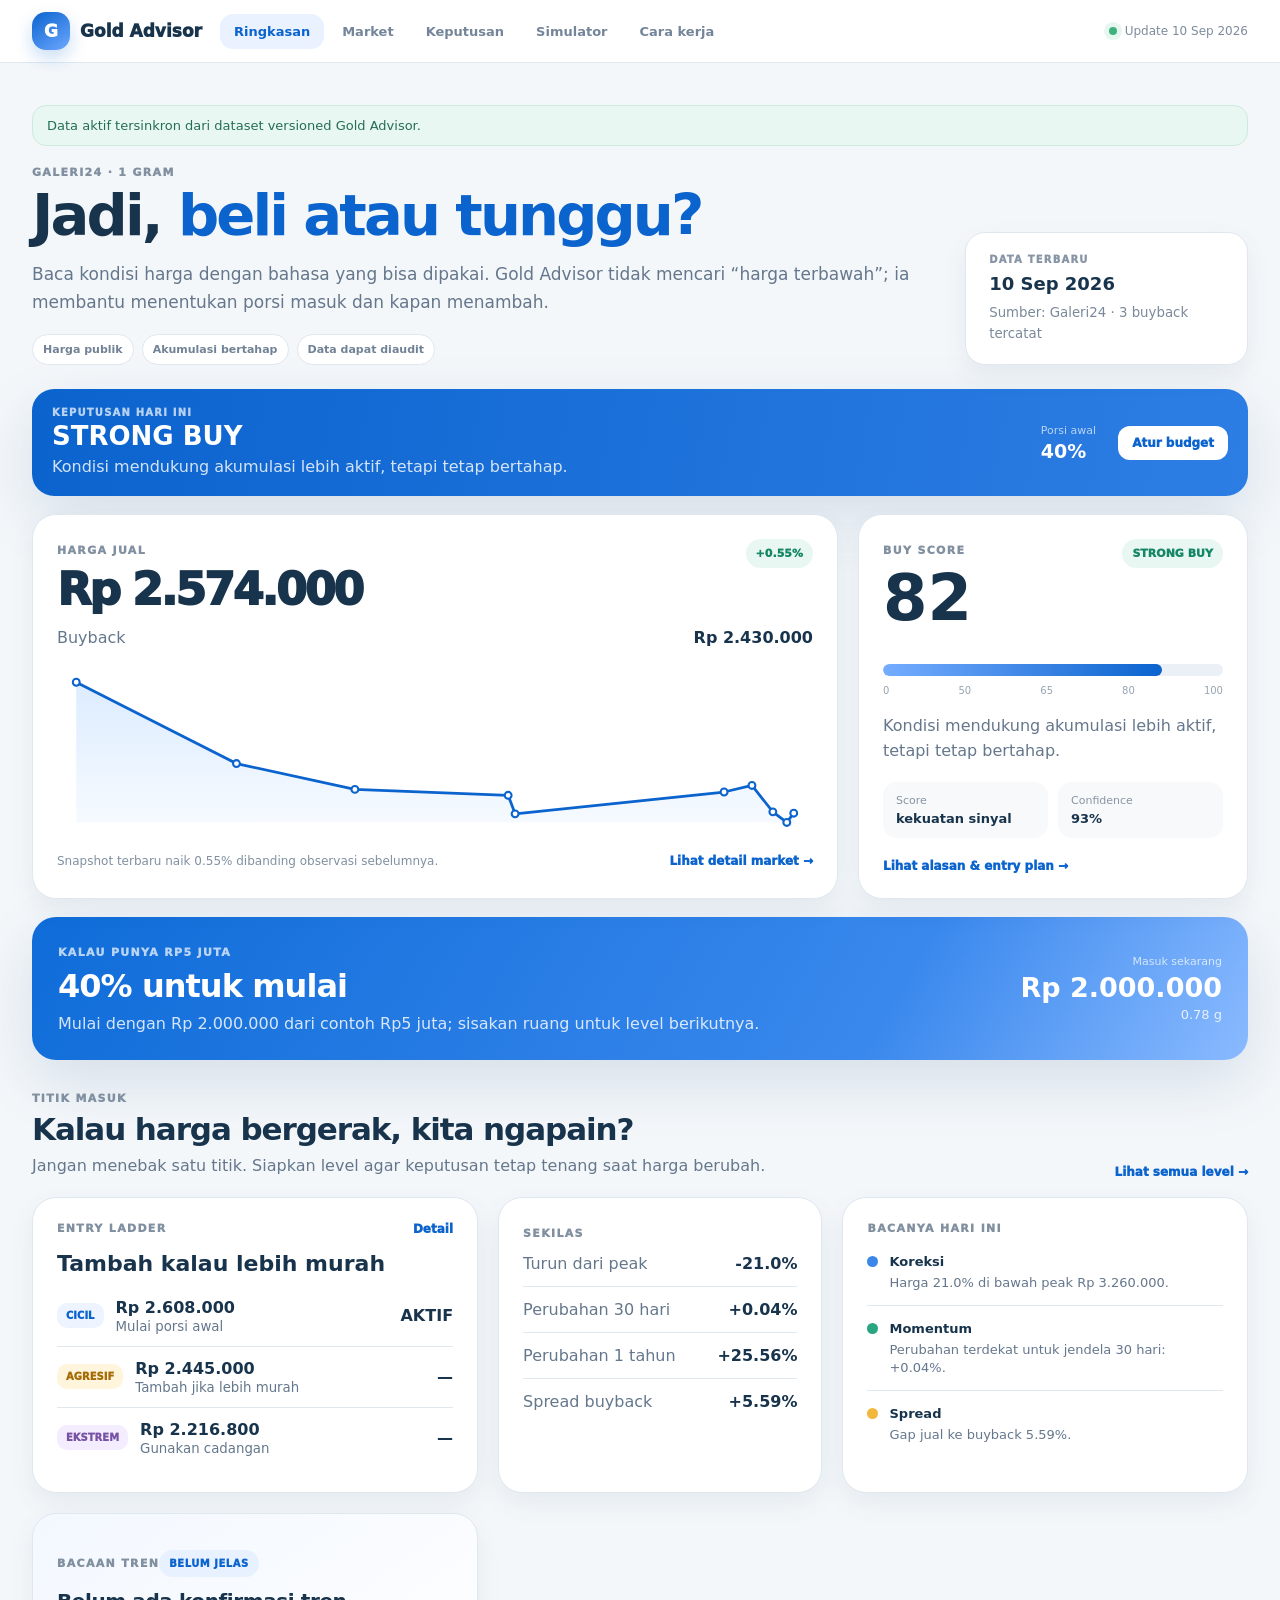
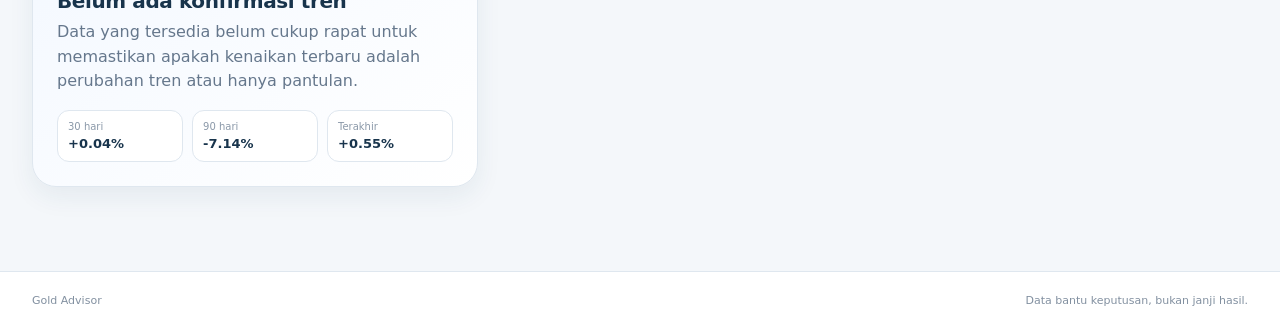
<file: index.html>
<!doctype html>
<html lang="id">
<head>
<meta charset="utf-8">
<meta name="viewport" content="width=device-width, initial-scale=1">
<meta name="theme-color" content="#0b63ce">
<title>Gold Advisor — Timing Emas</title>
<meta name="description" content="Gold Advisor membaca harga Galeri24 1 gram untuk membantu menentukan kapan dan berapa banyak membeli secara bertahap.">
<link rel="stylesheet" href="./css/styles.css">
</head>
<body>
<header class="topbar">
  <div class="topbar-inner">
    <a class="brand" href="#dashboard" aria-label="Gold Advisor home"><span class="brand-mark">G</span><span>Gold Advisor</span></a>
    <nav class="nav" aria-label="Navigasi utama">
      <a data-page="dashboard" class="nav-link active" href="#dashboard">Ringkasan</a>
      <a data-page="market" class="nav-link" href="#market">Market</a>
      <a data-page="decision" class="nav-link" href="#decision">Keputusan</a>
      <a data-page="simulator" class="nav-link" href="#simulator">Simulator</a>
      <a data-page="method" class="nav-link" href="#method">Cara kerja</a>
    </nav>
    <div class="top-status"><span class="status-dot"></span><span id="topUpdated">Memuat data</span></div>
  </div>
</header>
<div class="mobile-nav-wrap"><nav class="mobile-nav" aria-label="Navigasi mobile">
  <a data-page="dashboard" href="#dashboard">Ringkasan</a><a data-page="market" href="#market">Market</a><a data-page="decision" href="#decision">Keputusan</a><a data-page="simulator" href="#simulator">Simulator</a><a data-page="method" href="#method">Cara kerja</a>
</nav></div>

<main class="site">
<div id="dataBanner" class="data-banner" hidden></div>

<section class="page" id="page-dashboard">
  <div class="hero hero-dashboard">
    <div class="hero-copy"><div class="eyebrow">GALERI24 · 1 GRAM</div><h1>Jadi, <span>beli atau tunggu?</span></h1><p class="lead">Baca kondisi harga dengan bahasa yang bisa dipakai. Gold Advisor tidak mencari “harga terbawah”; ia membantu menentukan porsi masuk dan kapan menambah.</p><div class="hero-pills"><span>Harga publik</span><span>Akumulasi bertahap</span><span>Data dapat diaudit</span></div></div>
    <div class="date-card"><span>DATA TERBARU</span><strong id="heroDate">—</strong><small id="sourceLabel">Sumber: —</small></div>
  </div>

  <div class="decision-strip"><div><span class="strip-label">KEPUTUSAN HARI INI</span><strong id="decisionHeadline">—</strong><p id="allocationReason">—</p></div><div class="strip-right"><div><span>Porsi awal</span><b id="allocPct">—</b></div><a href="#simulator" class="strip-button">Atur budget</a></div></div>

  <div class="dashboard-grid">
    <article class="card price-hero">
      <div class="card-title-row"><div><span class="label">HARGA JUAL</span><div class="price-big" id="price">—</div></div><span class="change-pill" id="todayMove">—</span></div>
      <div class="sub-price"><span>Buyback</span><strong id="buybackDash">—</strong></div>
      <div class="spark-wrap"><svg id="miniChart" viewBox="0 0 1100 260" aria-label="Grafik mini harga emas"></svg><div id="miniTip" class="chart-tip" hidden></div></div>
      <div class="chart-caption"><span id="miniNote">—</span><a href="#market">Lihat detail market →</a></div>
    </article>
    <article class="card score-card">
      <div class="card-title-row"><div><span class="label">BUY SCORE</span><h2 id="score">—</h2></div><span class="decision-pill" id="scoreBadge">—</span></div>
      <div class="score-meter"><i id="scoreMeterFill"></i></div><div class="meter-scale"><span>0</span><span>50</span><span>65</span><span>80</span><span>100</span></div>
      <p id="decisionText">—</p>
      <div class="score-meaning"><div><span>Score</span><b>kekuatan sinyal</b></div><div><span>Confidence</span><b id="dashConfidence">—</b></div></div>
      <a class="text-link" href="#decision">Lihat alasan &amp; entry plan →</a>
    </article>
  </div>

  <div class="allocation-hero"><div><span class="label light">KALAU PUNYA RP5 JUTA</span><h2 id="actionLabel">—</h2><p id="actionText">—</p></div><div class="allocation-value"><span>Masuk sekarang</span><b id="quickBuyNominal">—</b><small id="quickBuyGram">—</small></div></div>

  <div class="section-head compact"><div><div class="eyebrow">TITIK MASUK</div><h2>Kalau harga bergerak, kita ngapain?</h2><p>Jangan menebak satu titik. Siapkan level agar keputusan tetap tenang saat harga berubah.</p></div><a href="#decision" class="section-link">Lihat semua level →</a></div>
  <div class="three-cards"><article class="card ladder-card"><div class="card-top"><span class="label">ENTRY LADDER</span><a href="#decision">Detail</a></div><h3>Tambah kalau lebih murah</h3><div id="ladderRows" class="ladder-list"></div></article><article class="card snapshot-card"><span class="label">SEKILAS</span><div class="metric-list"><div><span>Turun dari peak</span><b id="quickDd">—</b></div><div><span>Perubahan 30 hari</span><b id="quick30">—</b></div><div><span>Perubahan 1 tahun</span><b id="quickYoy">—</b></div><div><span>Spread buyback</span><b id="quickSpread">—</b></div></div></article><article class="card insight-card"><span class="label">BACANYA HARI INI</span><div class="insight-line"><span class="insight-dot blue"></span><div><b>Koreksi</b><p id="insightCorrection">—</p></div></div><div class="insight-line"><span class="insight-dot green"></span><div><b>Momentum</b><p id="insightMomentum">—</p></div></div><div class="insight-line"><span class="insight-dot yellow"></span><div><b>Spread</b><p id="insightSpread">—</p></div></div></article><article class="card regime-card"><span class="label">BACAAN TREN</span><div class="regime-badge" id="regimeBadge">—</div><h3 id="regimeTitle">—</h3><p id="regimeText">—</p><div class="regime-stats"><div><span>30 hari</span><b id="regime30">—</b></div><div><span>90 hari</span><b id="regime90">—</b></div><div><span>Terakhir</span><b id="regime1d">—</b></div></div></article></div>
</section>

<section class="page" id="page-market" hidden>
  <div class="page-head"><div><div class="eyebrow">MARKET</div><h1>Harga, titik demi titik.</h1><p class="lead small">Klik atau arahkan ke titik untuk membaca tanggal, harga jual, buyback, dan perubahan. Jarak waktu pada grafik mengikuti tanggal sebenarnya.</p></div><div class="tabs" id="periodTabs"><button data-period="30">30 HARI</button><button data-period="90">90 HARI</button><button data-period="365" class="active">1 TAHUN</button></div></div>
  <div class="market-layout"><article class="card chart-card"><div class="chart-head"><div><span class="label">PRICE TREND</span><h2 id="chartTitle">Pergerakan 1 tahun</h2></div><div class="legend"><span><i class="line"></i>Harga jual</span><span><i class="buyback-line"></i>Buyback</span><span><i class="peak-dot"></i>Peak</span></div></div><div class="chart-shell"><svg id="mainChart" viewBox="0 0 1700 620" aria-label="Grafik harga emas"></svg><div id="mainTooltip" class="chart-tip tooltip-big" hidden></div></div><div class="chart-reading" id="chartReading">—</div><div class="market-callout" id="marketCallout">—</div><div class="chart-foot"><span id="chartCoverage">—</span><a href="https://galeri24.co.id/harga-emas/" target="_blank" rel="noopener">Cek sumber resmi →</a></div></article><aside class="stats-col"><div class="stat-card primary"><span>Harga saat ini</span><b id="marketCurrent">—</b><small id="marketDate">—</small></div><div class="stat-card"><span>Peak</span><b id="peak">—</b><small id="peakDate">—</small></div><div class="stat-card"><span>Low</span><b id="trough">—</b><small id="troughDate">—</small></div><div class="stat-card warm"><span>Drawdown</span><b id="marketDd">—</b><small>dari peak tertinggi</small></div><div class="stat-card green-card"><span>Buyback terakhir</span><b id="marketBuyback">—</b><small>untuk 1 gram</small></div></aside></div>
  <div class="section-head"><div><div class="eyebrow">HISTORY</div><h2>Riwayat harga</h2><p>Hanya observasi yang benar-benar tersimpan. Tidak ada titik yang diestimasi.</p></div><span class="count-chip" id="historyCount">—</span></div><article class="card table-card"><div class="table-scroll"><table><thead><tr><th>Tanggal</th><th>Harga jual</th><th>Buyback</th><th>Perubahan</th><th>Status</th></tr></thead><tbody id="historyRows"></tbody></table></div></article>
</section>

<section class="page" id="page-decision" hidden>
  <div class="page-head"><div><div class="eyebrow">KEPUTUSAN</div><h1>Beli berapa, lalu kapan tambah?</h1><p class="lead small">Score adalah ringkasan sinyal; porsi pembelian dan kualitas data dibaca terpisah.</p></div></div>
  <article class="card decision-hero"><div><span class="decision-chip" id="decisionChip">—</span><h2 id="bigSignal">—</h2><p id="bigSignalText">—</p></div><div class="decision-score"><span>BUY SCORE</span><b id="dScore">—</b><small><span id="dConfidence">—</span> data confidence</small></div></article>
  <div class="section-head"><div><div class="eyebrow">FAKTOR</div><h2>Kenapa score-nya begitu?</h2><p>Semakin kuat konteks positifnya, semakin tinggi skor—tanpa mengklaim probabilitas pasti.</p></div></div><div class="factor-grid" id="factorGrid"></div>
  <div class="decision-grid"><article class="card"><span class="label">BREAK-EVEN</span><h2>Berapa kenaikan agar impas?</h2><div class="be-grid"><div><span>Harga beli</span><b id="dBuy">—</b></div><div><span>Buyback</span><b id="dBb">—</b></div><div><span>Spread</span><b id="dSpread">—</b></div><div><span>Harga impas</span><b id="dBe">—</b></div></div><p class="small-note" id="beText">—</p></article><article class="card"><span class="label">ENTRY LADDER</span><h2>Area pembelian</h2><div id="decisionLadder" class="decision-ladder"></div></article></div>
  <div class="section-head"><div><div class="eyebrow">REGIME CHECK</div><h2>Rebound atau pembalikan tren?</h2><p>Mesin membedakan kenaikan harian dari perubahan tren yang lebih besar.</p></div></div><article class="card regime-detail"><div><span class="regime-badge" id="decisionRegimeBadge">—</span><h2 id="decisionRegimeTitle">—</h2><p id="decisionRegimeText">—</p></div><div class="regime-checks" id="decisionRegimeChecks"></div></article><div class="section-head"><div><div class="eyebrow">REPLAY</div><h2>Uji ulang sinyal terhadap histori</h2><p>Eksploratif: hanya memakai titik yang punya data masa depan. Belum merupakan backtest statistik penuh.</p></div></div><article class="card replay-card"><div class="replay-summary"><div><span>Sample 30 hari</span><b id="replay30N">—</b></div><div><span>Return rata-rata</span><b id="replay30Avg">—</b></div><div><span>Positive rate</span><b id="replay30Win">—</b></div><div><span>Sample 90 hari</span><b id="replay90N">—</b></div></div><p id="replayNote">—</p></article><div class="scenario-grid" id="scenarioBoxes"></div>
</section>

<section class="page" id="page-simulator" hidden>
  <div class="page-head"><div><div class="eyebrow">SIMULATOR</div><h1>Masukkan budget, langsung terlihat rencananya.</h1><p class="lead small">Uji skenario sendiri. Saran awal mengikuti score, tetapi kamu tetap punya kendali atas porsi pembelian.</p></div></div>
  <div class="sim-grid"><article class="card sim-control"><span class="label">BUDGET INVESTASI</span><div class="money-field"><span>Rp</span><input id="budget" type="number" min="0" step="100000" value="5000000" inputmode="numeric" aria-label="Budget investasi"></div><div class="range-head"><span>Alokasi sekarang</span><b id="allocValue">25%</b></div><input id="allocInput" type="range" min="0" max="100" step="5" value="25"><div class="range-labels"><span>0%</span><span>25%</span><span>50%</span><span>75%</span><span>100%</span></div><div class="engine-box">Saran mesin <b id="engineAlloc">—</b>. Geser untuk membandingkan skenario manual.</div><button id="calcBtn" class="button-primary">Gunakan skenario ini</button></article><article class="card sim-output"><div class="result-ribbon"><span class="label">HASIL</span><span id="simVsEngine">—</span></div><h2 id="simHeadline">—</h2><p id="simText">—</p><div class="sim-stats"><div><span>Beli sekarang</span><b id="simNow">—</b></div><div><span>Perkiraan gram</span><b id="simGram">—</b></div><div><span>Dana ditahan</span><b id="simRemain">—</b></div></div></article></div>
  <div class="section-head"><div><div class="eyebrow">RENCANA BERTAHAP</div><h2>Contoh pembagian dana</h2><p>Rencana mengikuti level harga; ubah budget untuk melihat nominalnya.</p></div></div><article class="card"><div id="planRows"></div></article><div class="sim-note-box"><b>Catatan pembelian</b><span>Perkiraan gram memakai harga jual 1 gram. Pecahan emas atau aturan produk Tring dapat berbeda dari hasil matematis.</span></div>
</section>

<section class="page" id="page-method" hidden>
  <div class="page-head"><div><div class="eyebrow">CARA KERJA</div><h1>Logika di balik keputusan.</h1><p class="lead small">Tidak ada angka ajaib. Data harga, konteks koreksi, momentum, spread, dan kualitas histori digabungkan secara transparan.</p></div></div>
  <div class="method-grid"><article class="method-card"><span>01</span><h2>Koreksi</h2><p>Seberapa jauh harga sekarang berada di bawah peak historis yang tersedia.</p></article><article class="method-card"><span>02</span><h2>Momentum</h2><p>Perubahan berdasarkan tanggal aktual; snapshot tidak dianggap sebagai hari yang sama jaraknya.</p></article><article class="method-card"><span>03</span><h2>Tren</h2><p>Perubahan jangka panjang memberi konteks apakah koreksi terjadi di dalam tren yang masih kuat.</p></article><article class="method-card"><span>04</span><h2>Spread</h2><p>Selisih jual dan buyback adalah hambatan awal sebelum nilai jual kembali mendekati harga masuk.</p></article><article class="method-card"><span>05</span><h2>Alokasi</h2><p>Score diterjemahkan menjadi porsi awal agar keputusan tidak all-in.</p></article><article class="method-card"><span>06</span><h2>Confidence</h2><p>Confidence mengukur kelengkapan observasi, bukan peluang harga akan naik.</p></article></div>
  <div class="section-head"><div><div class="eyebrow">DATASET</div><h2>Seberapa lengkap datanya?</h2></div></div><div class="dataset-grid"><article class="card"><span class="label">DATA AKTIF</span><h2 id="methodDataSummary">—</h2><p id="methodDataNote">—</p></article><article class="card primary-soft"><span class="label">CONFIDENCE</span><h2 id="methodConfidence">—</h2><p id="methodQuality">—</p></article></div>
  <div class="section-head"><div><div class="eyebrow">SUMBER &amp; ETIKA</div><h2>Catatan data</h2></div></div><article class="card source-card"><div class="source-grid"><div><b>Sumber harga</b><p>Halaman publik Galeri24. Gold Advisor hanya menyimpan harga 1 gram dan buyback yang dibaca dari halaman tersebut.</p></div><div><b>Frekuensi collector</b><p>Maksimal sekali per hari. Jika parser tidak yakin, data tidak ditulis.</p></div><div><b>Privasi</b><p>Tidak mengambil akun, login, identitas pelanggan, atau data transaksi pribadi.</p></div><div><b>Status aplikasi</b><p>Alat bantu informasi pribadi; bukan aplikasi resmi Galeri24/Pegadaian dan bukan jaminan hasil investasi.</p></div></div></article>
</section>
</main>
<footer class="footer"><span>Gold Advisor</span><span>Data bantu keputusan, bukan janji hasil.</span></footer>
<script src="./js/app.js" defer></script>
</body>
</html>
</file>
<file: css/styles.css>
:root{--navy:#0b3152;--blue:#0b63ce;--blue2:#4e9cff;--ink:#18344c;--muted:#65778c;--muted2:#8a9aac;--line:#dfe7ef;--bg:#f4f7fa;--white:#fff;--green:#158765;--green-bg:#e8f7f1;--yellow:#a66b05;--yellow-bg:#fff5dd;--red:#c65348;--red-bg:#fff0ed;--purple:#7853a5;--purple-bg:#f3edff;--shadow:0 10px 26px rgba(29,67,102,.07);--shadow2:0 22px 60px rgba(27,76,125,.14)}*{box-sizing:border-box}html{scroll-behavior:smooth}body{margin:0;background:var(--bg);color:var(--ink);font-family:Inter,ui-sans-serif,system-ui,-apple-system,BlinkMacSystemFont,"Segoe UI",sans-serif}.topbar{position:sticky;top:0;z-index:100;background:rgba(255,255,255,.96);backdrop-filter:blur(15px);border-bottom:1px solid var(--line)}.topbar-inner{width:calc(100% - 64px);max-width:none;margin:0 auto;padding:12px 0;display:flex;align-items:center;gap:18px}.brand{display:flex;align-items:center;gap:10px;text-decoration:none;color:var(--ink);font-weight:950;white-space:nowrap;font-size:17px}.brand-mark{width:38px;height:38px;border-radius:14px;display:grid;place-items:center;background:linear-gradient(145deg,#0b63ce,#6ca8ff);color:#fff;box-shadow:0 8px 18px rgba(11,99,206,.22)}.nav{display:flex;gap:4px;flex:1;align-items:center}.nav-link{padding:10px 14px;border-radius:13px;color:#74859a;text-decoration:none;font-size:13px;font-weight:850;transition:.18s}.nav-link:hover{background:#f0f5fb;color:var(--ink)}.nav-link.active{background:#eaf2ff;color:var(--blue)}.top-status{font-size:12px;color:#7d8b9b;display:flex;align-items:center;gap:8px;white-space:nowrap}.status-dot{width:8px;height:8px;border-radius:50%;background:#3eb27d;box-shadow:0 0 0 5px #e7f7ef}.mobile-nav-wrap{display:none}.site{width:calc(100% - 64px);max-width:none;margin:0 auto;padding:42px 0 64px}.page{padding-bottom:20px}.page[hidden]{display:none}.hero,.page-head{display:flex;justify-content:space-between;gap:34px;align-items:flex-end;margin-bottom:24px}.hero-copy{max-width:1100px}.eyebrow,.label{font-size:11px;letter-spacing:.12em;font-weight:950;color:#8190a0}.hero h1,.page-head h1{font-size:clamp(46px,4.5vw,70px);line-height:1.02;margin:8px 0 14px;letter-spacing:-.05em}.hero h1 span{color:var(--blue)}.lead{max-width:980px;color:var(--muted);font-size:17px;line-height:1.65;margin:0}.lead.small{font-size:15px;max-width:1080px}.hero-pills{display:flex;gap:8px;flex-wrap:wrap;margin-top:18px}.hero-pills span{padding:8px 10px;border-radius:999px;background:#fff;border:1px solid var(--line);color:#718296;font-size:11px;font-weight:850}.date-card{min-width:270px;padding:21px 23px;background:#fff;border:1px solid var(--line);border-radius:20px;box-shadow:var(--shadow)}.date-card span{display:block;color:#8795a6;font-size:10px;font-weight:950;letter-spacing:.12em}.date-card strong{display:block;font-size:18px;margin:8px 0}.date-card small{color:#7b899a;line-height:1.45}.data-banner{margin-bottom:20px;padding:12px 14px;border-radius:14px;background:var(--yellow-bg);color:#795b1e;border:1px solid #f0dca9;font-size:13px}.data-banner.good{background:var(--green-bg);color:#256d56;border-color:#cdebdc}.decision-strip{margin-bottom:18px;padding:18px 20px;background:linear-gradient(100deg,#0b63ce,#2d7ee4);border-radius:22px;color:#fff;display:flex;justify-content:space-between;gap:18px;align-items:center;box-shadow:var(--shadow2)}.decision-strip .strip-label{font-size:10px;letter-spacing:.12em;color:rgba(255,255,255,.7);font-weight:950;display:block}.decision-strip strong{display:block;font-size:26px;line-height:1.05;margin-top:5px}.decision-strip p{margin:5px 0 0;color:rgba(255,255,255,.82);line-height:1.45}.strip-right{display:flex;align-items:center;gap:22px}.strip-right>div span,.strip-right>div b{display:block}.strip-right>div span{font-size:11px;color:rgba(255,255,255,.68)}.strip-right>div b{margin-top:3px;font-size:19px}.strip-button{display:inline-flex;padding:10px 14px;border-radius:12px;background:#fff;color:var(--blue);text-decoration:none;font-weight:950;font-size:12px;white-space:nowrap}.dashboard-grid{display:grid;grid-template-columns:minmax(0,1.35fr) minmax(390px,.65fr);gap:20px}.card{background:#fff;border:1px solid var(--line);border-radius:24px;padding:24px;box-shadow:var(--shadow)}.price-hero{overflow:hidden}.card-title-row{display:flex;justify-content:space-between;gap:18px;align-items:flex-start}.price-big{font-size:clamp(38px,3.5vw,58px);font-weight:950;line-height:1;letter-spacing:-.055em;margin-top:10px}.sub-price{display:flex;justify-content:space-between;margin-top:15px;color:var(--muted)}.sub-price strong{color:var(--ink)}.change-pill,.decision-pill,.decision-chip{display:inline-flex;align-items:center;justify-content:center;padding:8px 10px;border-radius:999px;background:var(--green-bg);color:var(--green);font-size:11px;font-weight:950}.change-pill.down{background:var(--red-bg);color:var(--red)}.spark-wrap{position:relative;margin-top:16px}.spark-wrap svg{display:block;width:100%;height:auto}.chart-caption{display:flex;justify-content:space-between;gap:16px;align-items:center;margin-top:10px}.chart-caption span{font-size:12px;color:#8090a1;line-height:1.5}.chart-caption a,.section-link,.card-top a,.text-link{color:var(--blue);text-decoration:none;font-weight:950;font-size:12px}.score-card h2{font-size:64px;line-height:1;margin:8px 0}.score-meter{height:12px;background:#eaf0f6;border-radius:999px;overflow:hidden;margin:26px 0 9px}.score-meter i{display:block;width:0;height:100%;background:linear-gradient(90deg,#75adff,#0b63ce);border-radius:999px;transition:width .5s}.meter-scale{display:flex;justify-content:space-between;color:#96a4b2;font-size:10px}.score-card>p{color:var(--muted);line-height:1.55;margin:18px 0}.score-meaning{display:grid;grid-template-columns:1fr 1fr;gap:10px;margin:17px 0}.score-meaning>div{padding:12px 13px;background:#f7f9fb;border-radius:14px}.score-meaning span,.score-meaning b{display:block}.score-meaning span{font-size:11px;color:#8795a5}.score-meaning b{margin-top:4px;font-size:13px}.allocation-hero{margin-top:18px;padding:24px 26px;background:linear-gradient(120deg,#0f6cd8,#3988ed 70%,#8abaff);border-radius:24px;color:#fff;display:flex;justify-content:space-between;align-items:center;gap:24px;box-shadow:var(--shadow2)}.allocation-hero h2{font-size:32px;margin:7px 0 7px;letter-spacing:-.03em}.allocation-hero p{margin:0;color:rgba(255,255,255,.82);line-height:1.5;max-width:850px}.label.light{color:rgba(255,255,255,.7)}.allocation-value{text-align:right;min-width:200px}.allocation-value span,.allocation-value b,.allocation-value small{display:block}.allocation-value span{font-size:11px;color:rgba(255,255,255,.72)}.allocation-value b{font-size:27px;margin-top:4px}.allocation-value small{font-size:13px;color:rgba(255,255,255,.82);margin-top:4px}.section-head{display:flex;justify-content:space-between;align-items:flex-end;gap:22px;margin-top:34px;margin-bottom:18px}.section-head.compact{margin-top:32px}.section-head h2{font-size:31px;margin:6px 0 7px;letter-spacing:-.035em}.section-head p{margin:0;color:var(--muted);line-height:1.55}.three-cards{display:grid;grid-template-columns:1.1fr .8fr 1fr;gap:20px}.card-top{display:flex;justify-content:space-between;align-items:center}.ladder-card h3{font-size:22px;margin:15px 0 10px}.ladder-row{display:grid;grid-template-columns:auto 1fr auto;align-items:center;gap:12px;padding:12px 0;border-bottom:1px solid var(--line)}.ladder-row:last-child{border-bottom:0}.ladder-row b{display:block}.ladder-row small{display:block;color:var(--muted);margin-top:2px}.ladder-badge{padding:7px 9px;border-radius:10px;background:#edf4ff;color:var(--blue);font-size:10px;font-weight:950}.ladder-badge.aggressive{background:var(--yellow-bg);color:var(--yellow)}.ladder-badge.extreme{background:var(--purple-bg);color:var(--purple)}.snapshot-card .metric-list>div{display:flex;justify-content:space-between;padding:13px 0;border-bottom:1px solid var(--line);gap:16px}.snapshot-card .metric-list>div:last-child{border-bottom:0}.metric-list span{color:var(--muted)}.metric-list b{white-space:nowrap}.insight-card .label{display:block;margin-bottom:4px}.insight-line{display:flex;gap:11px;align-items:flex-start;padding:12px 0;border-bottom:1px solid var(--line)}.insight-line:last-child{border-bottom:0}.insight-dot{width:11px;height:11px;border-radius:50%;margin-top:5px;flex:0 0 auto}.insight-dot.blue{background:#3b87e9}.insight-dot.green{background:#27a67f}.insight-dot.yellow{background:#f1b83b}.insight-line b{font-size:13px}.insight-line p{margin:4px 0 0;color:var(--muted);line-height:1.45;font-size:13px}.tabs{display:flex;gap:4px;padding:5px;background:#fff;border:1px solid var(--line);border-radius:14px}.tabs button{border:0;background:transparent;padding:10px 14px;border-radius:10px;color:#7c8b9d;font-weight:950;font-size:11px;cursor:pointer}.tabs button.active{background:#eaf2ff;color:var(--blue)}.market-layout{display:grid;grid-template-columns:minmax(0,1fr) 320px;gap:20px}.chart-card{padding-bottom:16px}.chart-head{display:flex;justify-content:space-between;align-items:center;gap:20px}.chart-head h2{font-size:30px;margin:7px 0}.legend{display:flex;gap:15px;flex-wrap:wrap;color:#8492a2;font-size:11px}.legend i{display:inline-block;vertical-align:middle;margin-right:5px}.legend .line{width:18px;height:4px;border-radius:9px;background:var(--blue)}.legend .buyback-line{width:18px;height:3px;border-top:3px dashed #3f9a7c}.legend .peak-dot{width:8px;height:8px;border-radius:50%;background:#f1b83b}.chart-shell{position:relative}.chart-shell svg{display:block;width:100%;height:auto;min-height:420px}.chart-reading{margin-top:9px;padding:17px;border-radius:17px;background:#f6f9fc;color:#61738a;line-height:1.6;font-size:13px}.chart-foot{display:flex;justify-content:space-between;gap:14px;margin-top:12px;color:#8796a6;font-size:11px}.chart-foot a{color:var(--blue);font-weight:900;text-decoration:none}.stats-col{display:grid;gap:13px}.stat-card{background:#fff;border:1px solid var(--line);border-radius:20px;padding:20px}.stat-card.primary{background:#eaf2ff}.stat-card.warm{background:var(--yellow-bg)}.stat-card.green-card{background:var(--green-bg)}.stat-card span,.stat-card small{display:block;color:var(--muted)}.stat-card b{display:block;font-size:28px;margin:7px 0}.count-chip{padding:9px 11px;border-radius:11px;background:#fff;border:1px solid var(--line);color:#78879a;font-weight:950;font-size:11px}.table-card{padding:0}.table-scroll{overflow:auto;border-radius:24px}.table-scroll table{width:100%;border-collapse:collapse}.table-scroll th,.table-scroll td{text-align:left;padding:15px 17px;border-bottom:1px solid var(--line);white-space:nowrap}.table-scroll th{color:#8997a6;font-size:10px;letter-spacing:.1em;text-transform:uppercase}.up{color:var(--green);font-weight:950}.down{color:var(--red);font-weight:950}.status-pill{display:inline-block;padding:6px 9px;border-radius:999px;background:var(--green-bg);color:var(--green);font-size:10px;font-weight:950}.status-pill.down{background:var(--red-bg);color:var(--red)}.decision-hero{display:flex;justify-content:space-between;align-items:center;background:linear-gradient(135deg,#fff,#edf5ff)}.decision-hero h2{font-size:46px;margin:10px 0 6px;letter-spacing:-.04em}.decision-hero p{margin:0;max-width:980px;color:var(--muted);line-height:1.55}.decision-score{text-align:right}.decision-score span,.decision-score small{display:block;color:#8a98a8;font-size:11px}.decision-score b{display:block;font-size:76px;color:var(--blue);line-height:1;margin-top:6px}.factor-grid{display:grid;grid-template-columns:repeat(4,1fr);gap:16px}.factor-card{padding:20px;background:#fff;border:1px solid var(--line);border-radius:20px;box-shadow:var(--shadow)}.factor-top{display:flex;justify-content:space-between;gap:10px}.factor-top b{font-size:13px}.factor-top span{font-weight:950;color:var(--blue)}.factor-bar{height:9px;border-radius:999px;background:#edf1f5;overflow:hidden;margin:12px 0}.factor-bar i{display:block;height:100%;background:linear-gradient(90deg,#91bcff,#2d78e6)}.factor-card p{margin:0;color:var(--muted);line-height:1.48;font-size:13px}.decision-grid{display:grid;grid-template-columns:1fr 1fr;gap:20px;margin-top:20px}.decision-grid h2{margin:7px 0 17px;font-size:26px}.be-grid{display:grid;grid-template-columns:1fr 1fr;gap:12px;margin:16px 0}.be-grid div{background:#f7f9fb;border-radius:14px;padding:14px}.be-grid span,.be-grid b{display:block}.be-grid span{font-size:11px;color:#8896a6}.be-grid b{margin-top:5px}.small-note{color:#8291a2;font-size:12px;line-height:1.55}.decision-ladder .dl-row{display:grid;grid-template-columns:auto 1fr auto;gap:12px;align-items:center;padding:14px 0;border-bottom:1px solid var(--line)}.decision-ladder .dl-row:last-child{border-bottom:0}.dl-desc{color:var(--muted);font-size:12px;margin-top:3px}.replay-card{background:linear-gradient(145deg,#fff,#f8fbff)}.replay-summary{display:grid;grid-template-columns:repeat(4,1fr);gap:14px}.replay-summary div{padding:17px;border-radius:16px;background:#f6f9fc}.replay-summary span{display:block;color:#8695a6;font-size:12px}.replay-summary b{display:block;margin-top:6px;font-size:23px}.replay-card p{margin:16px 0 0;color:var(--muted);line-height:1.55}.scenario-grid{display:grid;grid-template-columns:repeat(4,1fr);gap:12px;margin-top:16px}.scenario-box{padding:16px;border-radius:16px;background:#fff;border:1px solid var(--line)}.scenario-box span,.scenario-box b{display:block}.scenario-box span{font-size:12px;color:#8391a0}.scenario-box b{margin-top:8px}.sim-grid{display:grid;grid-template-columns:.85fr 1.15fr;gap:20px}.money-field{display:flex;align-items:center;gap:8px;border:1px solid var(--line);border-radius:16px;padding:13px 15px;margin:10px 0 24px;background:#fbfcfd}.money-field span{color:#7c8b9b}.money-field input{width:100%;border:0;outline:none;background:transparent;font-size:29px;font-weight:950;color:var(--ink)}.range-head{display:flex;justify-content:space-between;margin-bottom:10px}.range-head b{color:var(--blue)}input[type=range]{width:100%;accent-color:var(--blue)}.range-labels{display:flex;justify-content:space-between;font-size:10px;color:#94a1b0}.engine-box{margin-top:18px;padding:15px;background:#f3f7fc;border-radius:15px;color:#66788b;line-height:1.5;font-size:13px}.engine-box b{color:var(--blue)}.button-primary{margin-top:18px;border:0;padding:13px 17px;border-radius:14px;background:var(--blue);color:#fff;font-weight:950;cursor:pointer}.result-ribbon{display:flex;justify-content:space-between;align-items:center;gap:12px}.result-ribbon>span:last-child{font-size:11px;color:var(--green);font-weight:950}.sim-output h2{font-size:39px;margin:12px 0 7px;letter-spacing:-.035em}.sim-output p{color:var(--muted);line-height:1.55}.sim-stats{display:grid;grid-template-columns:repeat(3,1fr);gap:12px;margin-top:22px}.sim-stats div{padding:15px;background:#f7f9fc;border-radius:16px}.sim-stats span,.sim-stats b{display:block}.sim-stats span{font-size:11px;color:#8997a7}.sim-stats b{margin-top:6px}.plan-row{display:grid;grid-template-columns:120px 1fr 80px 160px;gap:14px;align-items:center;padding:15px 0;border-bottom:1px solid var(--line)}.plan-row:last-child{border-bottom:0}.plan-row small{display:block;color:#8b99a8;margin-top:3px}.sim-note-box{margin-top:12px;padding:14px 16px;border:1px dashed #cfd9e4;border-radius:15px;background:#f9fbfd;display:grid;gap:4px}.sim-note-box b{font-size:12px}.sim-note-box span{font-size:12px;color:#7c8c9d;line-height:1.5}.method-grid{display:grid;grid-template-columns:repeat(3,1fr);gap:16px}.method-card{padding:22px;border-radius:20px;background:#fff;border:1px solid var(--line);box-shadow:var(--shadow)}.method-card>span{display:grid;place-items:center;width:35px;height:35px;background:#eaf2ff;color:var(--blue);border-radius:11px;font-weight:950;font-size:11px}.method-card h2{margin:16px 0 8px;font-size:24px}.method-card p{margin:0;color:var(--muted);line-height:1.55}.dataset-grid{display:grid;grid-template-columns:1.2fr .8fr;gap:20px}.dataset-grid h2{font-size:30px;margin:9px 0 7px}.dataset-grid p{margin:0;color:var(--muted);line-height:1.55}.primary-soft{background:#eaf2ff}.source-card{line-height:1.6}.source-grid{display:grid;grid-template-columns:repeat(2,1fr);gap:20px}.source-grid>div{padding:18px;border:1px solid var(--line);border-radius:16px;background:#fbfcfd}.source-grid p{margin:7px 0 0;color:var(--muted);line-height:1.55}.footer{border-top:1px solid var(--line);background:#fff;padding:22px 32px;color:#8290a0;font-size:11px;display:flex;justify-content:space-between;gap:12px}.chart-tip{position:absolute;z-index:30;min-width:205px;background:#0b3152;color:#fff;border-radius:14px;padding:12px 14px;box-shadow:0 18px 34px rgba(20,51,81,.24);font-size:12px;line-height:1.55;pointer-events:none}.chart-tip strong{display:block;margin-bottom:7px;font-size:12px}.chart-tip b{color:#fff}.chart-tip .tip-soft{color:rgba(255,255,255,.7);font-size:10px;margin-top:4px}
@media(max-width:1250px){.topbar-inner,.site{width:calc(100% - 40px)}.dashboard-grid{grid-template-columns:1fr 1fr}.market-layout,.sim-grid,.decision-grid,.dataset-grid{grid-template-columns:1fr 1fr}.three-cards{grid-template-columns:1fr 1fr}.factor-grid,.method-grid{grid-template-columns:1fr 1fr}.stats-col{grid-template-columns:1fr 1fr}.source-grid{grid-template-columns:1fr}.nav{overflow:auto}.nav-link{white-space:nowrap}.allocation-hero{align-items:flex-start}.allocation-value{text-align:left}.footer{padding:20px}}
@media(max-width:860px){.nav,.top-status{display:none}.mobile-nav-wrap{display:block;position:sticky;top:63px;z-index:90;background:rgba(255,255,255,.94);backdrop-filter:blur(14px);border-bottom:1px solid var(--line);overflow:auto}.mobile-nav{display:flex;gap:4px;padding:7px 16px;min-width:max-content}.mobile-nav a{padding:9px 11px;border-radius:10px;color:#7a899a;text-decoration:none;font-size:11px;font-weight:950}.mobile-nav a.active{background:#eaf2ff;color:var(--blue)}.topbar-inner,.site{width:calc(100% - 28px)}.site{padding-top:28px}.hero,.page-head{display:block}.hero h1,.page-head h1{font-size:42px}.date-card{margin-top:17px}.dashboard-grid,.market-layout,.sim-grid,.decision-grid,.dataset-grid{grid-template-columns:1fr}.three-cards,.factor-grid,.method-grid{grid-template-columns:1fr}.allocation-hero{display:block}.allocation-value{margin-top:18px}.decision-strip{display:block}.strip-right{margin-top:14px;justify-content:space-between}.tabs{margin-top:16px;width:max-content}.chart-head{display:block}.legend{margin-top:10px}.chart-shell{overflow:auto}.chart-shell svg{min-width:980px}.stats-col{grid-template-columns:1fr 1fr}.replay-summary,.scenario-grid,.sim-stats{grid-template-columns:1fr 1fr}.plan-row{grid-template-columns:1fr 1fr}.footer{padding:18px 14px;display:grid}.score-card h2{font-size:56px}}
@media(max-width:520px){.stats-col,.replay-summary,.scenario-grid,.sim-stats{grid-template-columns:1fr}.hero h1,.page-head h1{font-size:36px}.lead{font-size:15px}.price-big{font-size:38px}.decision-hero{display:block}.decision-score{text-align:left;margin-top:16px}.decision-score b{font-size:66px}.section-head{display:block}.section-link{display:inline-block;margin-top:10px}.allocation-hero h2{font-size:27px}.chart-caption,.chart-foot{display:grid}.plan-row{grid-template-columns:1fr 1fr}.money-field input{font-size:25px}.source-grid{grid-template-columns:1fr}}
@media(min-width:1800px){.topbar-inner,.site{width:calc(100% - 80px)}.site{padding-top:52px}.dashboard-grid{grid-template-columns:minmax(0,1.45fr) minmax(430px,.55fr)}.market-layout{grid-template-columns:minmax(0,1fr) 360px}.three-cards{grid-template-columns:1.2fr .8fr 1fr;gap:24px}.card{padding:28px}.price-big{font-size:62px}.hero h1,.page-head h1{font-size:72px}}

.regime-card{background:linear-gradient(145deg,#f3f8ff,#fff)}
.regime-badge{display:inline-flex;align-items:center;gap:6px;padding:8px 10px;border-radius:999px;background:#e8f1ff;color:var(--blue);font-size:10px;font-weight:950;letter-spacing:.05em;margin-top:12px}
.regime-card h3{font-size:20px;margin:12px 0 7px;letter-spacing:-.02em}
.regime-card p,.regime-detail p{color:var(--muted);line-height:1.55;margin:0}
.regime-stats{display:grid;grid-template-columns:repeat(3,1fr);gap:9px;margin-top:16px}
.regime-stats>div{background:#fff;border:1px solid var(--line);border-radius:12px;padding:10px}
.regime-stats span,.regime-stats b{display:block}.regime-stats span{font-size:10px;color:#8a98a8}.regime-stats b{margin-top:4px;font-size:13px}
.market-callout{margin-top:12px;padding:18px 19px;border-left:4px solid #f1b83b;border-radius:0 16px 16px 0;background:#fff8e8;color:#697789;line-height:1.6;font-size:13px}
.market-callout strong{color:#8b6609}
.regime-detail{display:grid;grid-template-columns:minmax(0,1.3fr) minmax(320px,.7fr);gap:24px;align-items:center}
.regime-detail h2{font-size:29px;margin:12px 0 7px;letter-spacing:-.03em}
.regime-checks{display:grid;grid-template-columns:repeat(3,1fr);gap:10px}
.regime-check{padding:15px;border:1px solid var(--line);border-radius:16px;background:#f8fafc}.regime-check span,.regime-check b,.regime-check small{display:block}.regime-check span,.regime-check small{color:#8391a1;font-size:10px}.regime-check b{font-size:19px;margin:5px 0 3px}
@media(max-width:900px){.regime-detail{grid-template-columns:1fr}.regime-checks{grid-template-columns:1fr 1fr}}
</file>
